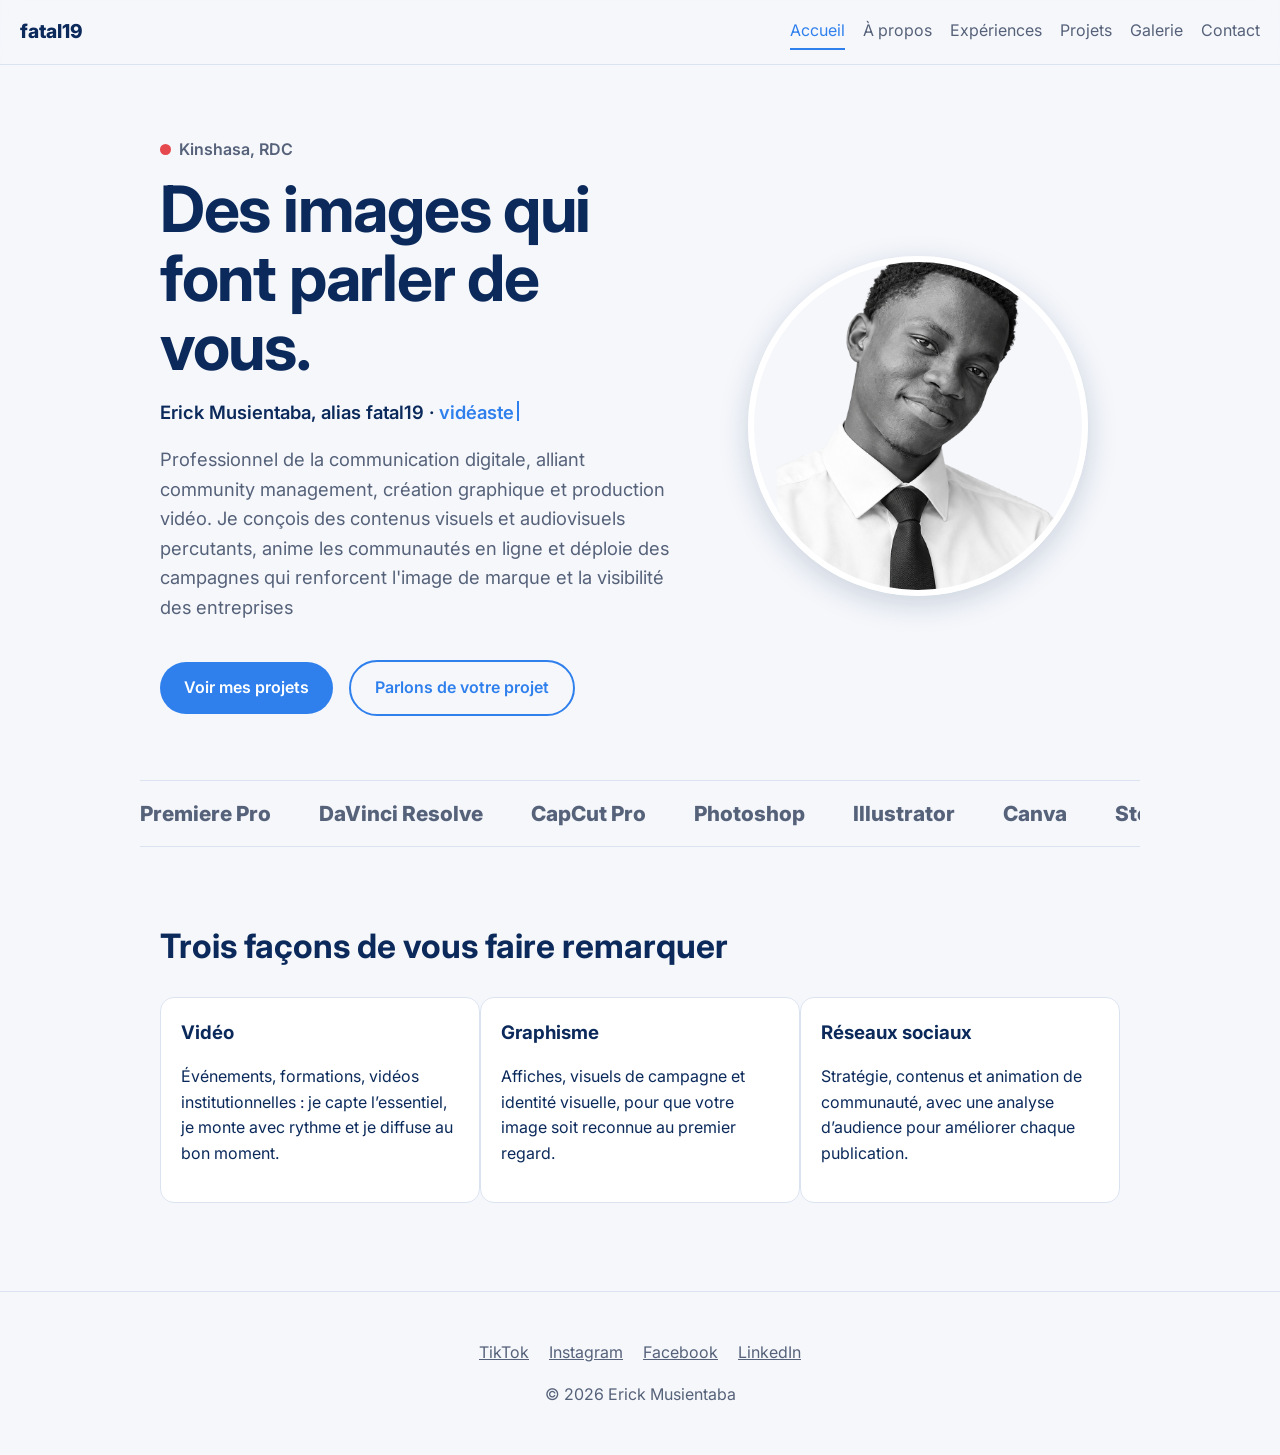
<file: portfolio-fatal/portfolio/index.html>
<!DOCTYPE html>
<html lang="fr">
<head>
<meta charset="utf-8">
<meta name="viewport" content="width=device-width, initial-scale=1">
<title>Accueil | Erick Musientaba (fatal19)</title>
<meta name="description" content="Erick Musientaba, chargé de communication digitale à Kinshasa : community management, graphisme et production vidéo.">
<link rel="preconnect" href="https://fonts.googleapis.com">
<link rel="stylesheet" href="https://fonts.googleapis.com/css2?family=Inter:wght@400;600;800&display=swap">
<link rel="stylesheet" href="css/style.css">
<script>document.documentElement.className+=" js"</script>
</head>
<body>
<div class="progress" aria-hidden="true"></div>
<header class="site-header">
<a href="index.html" class="logo">fatal19</a>
<nav>
<a href="index.html" aria-current="page">Accueil</a>
<a href="a-propos.html">À propos</a>
<a href="experiences.html">Expériences</a>
<a href="projets.html">Projets</a>
<a href="galerie.html">Galerie</a>
<a href="contact.html">Contact</a>
</nav></header><main>
<section class="hero">
<div>
<p class="rec"><span></span>Kinshasa, RDC</p>
<h1><span style="--i:0">Des</span> <span style="--i:1">images</span> <span style="--i:2">qui</span> <span style="--i:3">font</span> <span style="--i:4">parler</span> <span style="--i:5">de</span> <span style="--i:6">vous.</span></h1>
<p class="role">Erick Musientaba, alias fatal19 · <span class="typed" data-words="vidéaste|graphiste|community manager|chargé de communication digitale">vidéaste</span></p>
<p class="lead">
    Professionnel de la communication digitale, alliant community
management, création graphique et production vidéo. Je conçois des
contenus visuels et audiovisuels percutants, anime les communautés en
ligne et déploie des campagnes qui renforcent l'image de marque et la
visibilité des entreprises
</p>
<a class="btn" href="projets.html">Voir mes projets</a>
<a class="btn alt" href="contact.html">Parlons de votre projet</a>
</div>
<div class="photo-wrap"><img src="media/galerie/vv.png" alt="Portrait d’Erick Musientaba"></div>
</section>
<div class="marquee" aria-hidden="true"><div>
<span>Premiere Pro</span><span>DaVinci Resolve</span><span>CapCut Pro</span><span>Photoshop</span><span>Illustrator</span><span>Canva</span><span>Storytelling</span><span>Community management</span>
<span>Premiere Pro</span><span>DaVinci Resolve</span><span>CapCut Pro</span><span>Photoshop</span><span>Illustrator</span><span>Canva</span><span>Storytelling</span><span>Community management</span>
</div></div>
<section class="reveal">
<h2>Trois façons de vous faire remarquer</h2>
<div class="grid">
<article class="card reveal"><h3>Vidéo</h3><p>Événements, formations, vidéos institutionnelles : je capte l’essentiel, je monte avec rythme et je diffuse au bon moment.</p></article>
<article class="card reveal"><h3>Graphisme</h3><p>Affiches, visuels de campagne et identité visuelle, pour que votre image soit reconnue au premier regard.</p></article>
<article class="card reveal"><h3>Réseaux sociaux</h3><p>Stratégie, contenus et animation de communauté, avec une analyse d’audience pour améliorer chaque publication.</p></article>
</div>
</section>
</main>
<footer>
<p>
<a href="https://www.tiktok.com/@erickfatal19">TikTok</a>
<a href="https://www.instagram.com/fatalruiz">Instagram</a>
<a href="https://www.facebook.com/share/1CN1Xw9NRQ/">Facebook</a>
<a href="https://www.linkedin.com/in/erick-musientaba-1776952b1">LinkedIn</a>
</p>
<p>© <span class="year">2026</span> Erick Musientaba</p>
</footer>
<script src="js/main.js"></script>
</body>
</html>
</file>
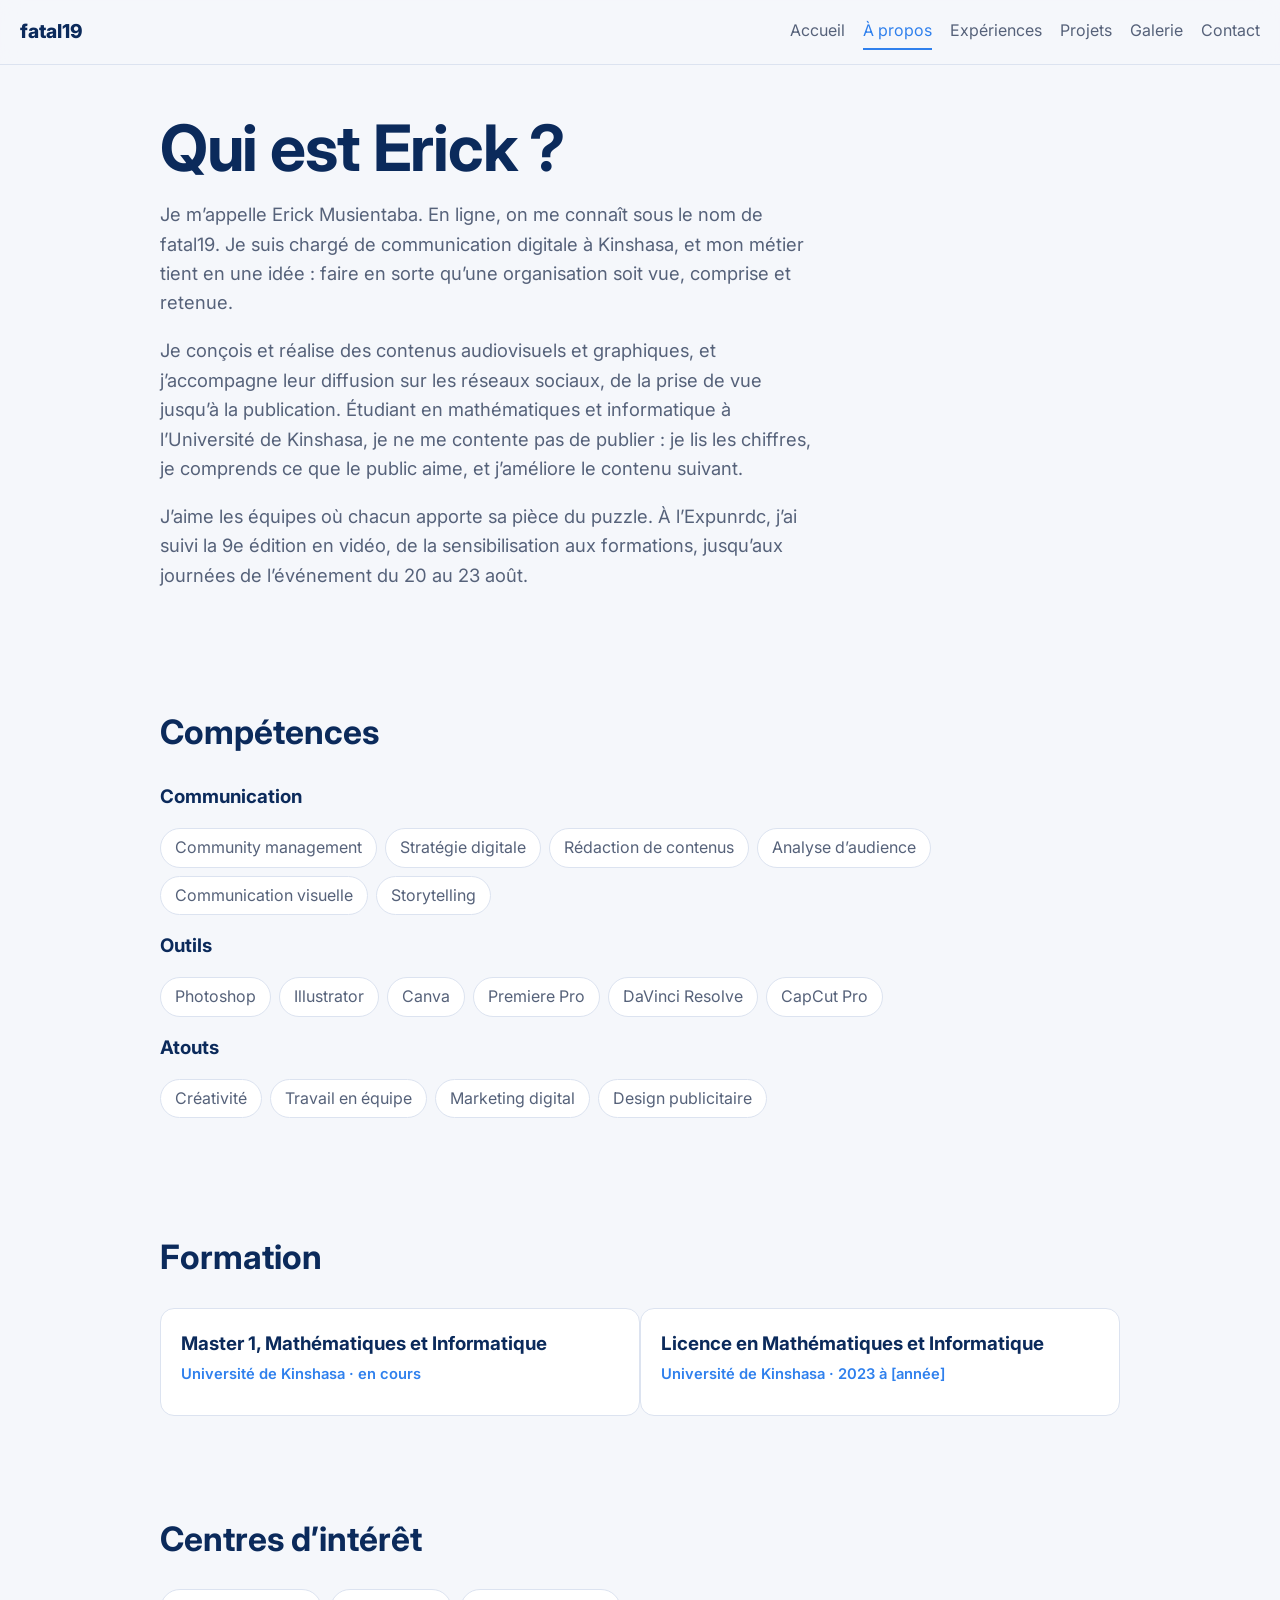
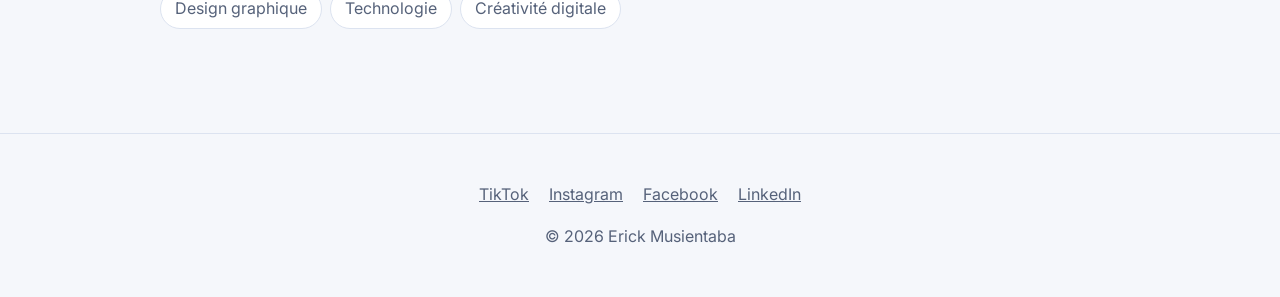
<file: portfolio-fatal/portfolio/a-propos.html>
<!DOCTYPE html>
<html lang="fr">
<head>
<meta charset="utf-8">
<meta name="viewport" content="width=device-width, initial-scale=1">
<title>À propos | Erick Musientaba (fatal19)</title>
<meta name="description" content="Erick Musientaba, chargé de communication digitale à Kinshasa : community management, graphisme et production vidéo.">
<link rel="preconnect" href="https://fonts.googleapis.com">
<link rel="stylesheet" href="https://fonts.googleapis.com/css2?family=Inter:wght@400;600;800&display=swap">
<link rel="stylesheet" href="css/style.css">
<script>document.documentElement.className+=" js"</script>
</head>
<body>
<div class="progress" aria-hidden="true"></div>
<header class="site-header">
<a href="index.html" class="logo">fatal19</a>
<nav>
<a href="index.html">Accueil</a>
<a href="a-propos.html" aria-current="page">À propos</a>
<a href="experiences.html">Expériences</a>
<a href="projets.html">Projets</a>
<a href="galerie.html">Galerie</a>
<a href="contact.html">Contact</a>
</nav></header><main>
<section class="reveal">
<h1>Qui est Erick ?</h1>
<p class="lead">Je m’appelle Erick Musientaba. En ligne, on me connaît sous le nom de fatal19. Je suis chargé de communication digitale à Kinshasa, et mon métier tient en une idée : faire en sorte qu’une organisation soit vue, comprise et retenue.</p>
<p class="lead">Je conçois et réalise des contenus audiovisuels et graphiques, et j’accompagne leur diffusion sur les réseaux sociaux, de la prise de vue jusqu’à la publication. Étudiant en mathématiques et informatique à l’Université de Kinshasa, je ne me contente pas de publier : je lis les chiffres, je comprends ce que le public aime, et j’améliore le contenu suivant.</p>
<p class="lead">J’aime les équipes où chacun apporte sa pièce du puzzle. À l’Expunrdc, j’ai suivi la 9e édition en vidéo, de la sensibilisation aux formations, jusqu’aux journées de l’événement du 20 au 23 août.</p>
</section>
<section class="reveal">
<h2>Compétences</h2>
<h3>Communication</h3>
<ul class="tags"><li>Community management</li><li>Stratégie digitale</li><li>Rédaction de contenus</li><li>Analyse d’audience</li><li>Communication visuelle</li><li>Storytelling</li></ul>
<h3>Outils</h3>
<ul class="tags"><li>Photoshop</li><li>Illustrator</li><li>Canva</li><li>Premiere Pro</li><li>DaVinci Resolve</li><li>CapCut Pro</li></ul>
<h3>Atouts</h3>
<ul class="tags"><li>Créativité</li><li>Travail en équipe</li><li>Marketing digital</li><li>Design publicitaire</li></ul>
</section>
<section class="reveal">
<h2>Formation</h2>
<div class="grid">
<article class="card reveal"><h3>Master 1, Mathématiques et Informatique</h3><p class="meta">Université de Kinshasa · en cours</p></article>
<article class="card reveal"><h3>Licence en Mathématiques et Informatique</h3><p class="meta">Université de Kinshasa · 2023 à [année]</p></article>
</div>
</section>
<section class="reveal">
<h2>Centres d’intérêt</h2>
<ul class="tags"><li>Design graphique</li><li>Technologie</li><li>Créativité digitale</li></ul>
</section>
</main>
<footer>
<p>
<a href="https://www.tiktok.com/@erickfatal19">TikTok</a>
<a href="https://www.instagram.com/fatalruiz">Instagram</a>
<a href="https://www.facebook.com/share/1CN1Xw9NRQ/">Facebook</a>
<a href="https://www.linkedin.com/in/erick-musientaba-1776952b1">LinkedIn</a>
</p>
<p>© <span class="year">2026</span> Erick Musientaba</p>
</footer>
<script src="js/main.js"></script>
</body>
</html>
</file>
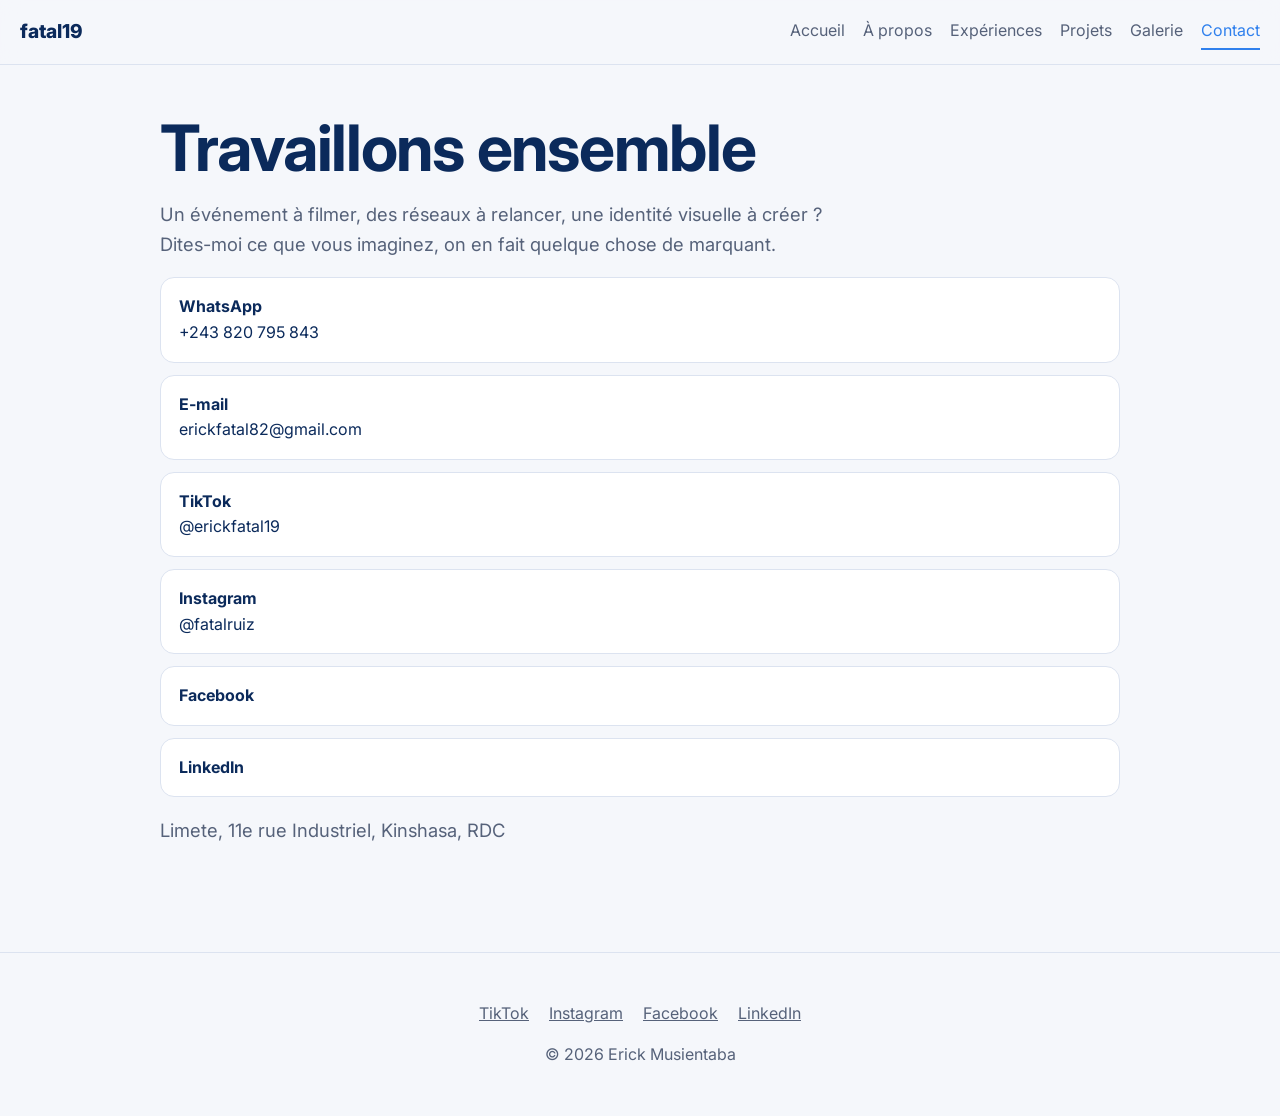
<file: portfolio-fatal/portfolio/contact.html>
<!DOCTYPE html>
<html lang="fr">
<head>
<meta charset="utf-8">
<meta name="viewport" content="width=device-width, initial-scale=1">
<title>Contact | Erick Musientaba (fatal19)</title>
<meta name="description" content="Erick Musientaba, chargé de communication digitale à Kinshasa : community management, graphisme et production vidéo.">
<link rel="preconnect" href="https://fonts.googleapis.com">
<link rel="stylesheet" href="https://fonts.googleapis.com/css2?family=Inter:wght@400;600;800&display=swap">
<link rel="stylesheet" href="css/style.css">
<script>document.documentElement.className+=" js"</script>
</head>
<body>
<div class="progress" aria-hidden="true"></div>
<header class="site-header">
<a href="index.html" class="logo">fatal19</a>
<nav>
<a href="index.html">Accueil</a>
<a href="a-propos.html">À propos</a>
<a href="experiences.html">Expériences</a>
<a href="projets.html">Projets</a>
<a href="galerie.html">Galerie</a>
<a href="contact.html" aria-current="page">Contact</a>
</nav></header><main>
<section class="reveal">
<h1>Travaillons ensemble</h1>
<p class="lead">Un événement à filmer, des réseaux à relancer, une identité visuelle à créer ? Dites-moi ce que vous imaginez, on en fait quelque chose de marquant.</p>
<ul class="contact-list">
<li><a href="https://wa.me/243820795843"><strong>WhatsApp</strong><br>+243 820 795 843</a></li>
<li><a href="mailto:erickfatal82@gmail.com"><strong>E-mail</strong><br>erickfatal82@gmail.com</a></li>
<li><a href="https://www.tiktok.com/@erickfatal19"><strong>TikTok</strong><br>@erickfatal19</a></li>
<li><a href="https://www.instagram.com/fatalruiz"><strong>Instagram</strong><br>@fatalruiz</a></li>
<li><a href="https://www.facebook.com/share/1CN1Xw9NRQ/"><strong>Facebook</strong></a></li>
<li><a href="https://www.linkedin.com/in/erick-musientaba-1776952b1"><strong>LinkedIn</strong></a></li>
</ul>
<p class="lead">Limete, 11e rue Industriel, Kinshasa, RDC</p>
</section>
</main>
<footer>
<p>
<a href="https://www.tiktok.com/@erickfatal19">TikTok</a>
<a href="https://www.instagram.com/fatalruiz">Instagram</a>
<a href="https://www.facebook.com/share/1CN1Xw9NRQ/">Facebook</a>
<a href="https://www.linkedin.com/in/erick-musientaba-1776952b1">LinkedIn</a>
</p>
<p>© <span class="year">2026</span> Erick Musientaba</p>
</footer>
<script src="js/main.js"></script>
</body>
</html>
</file>
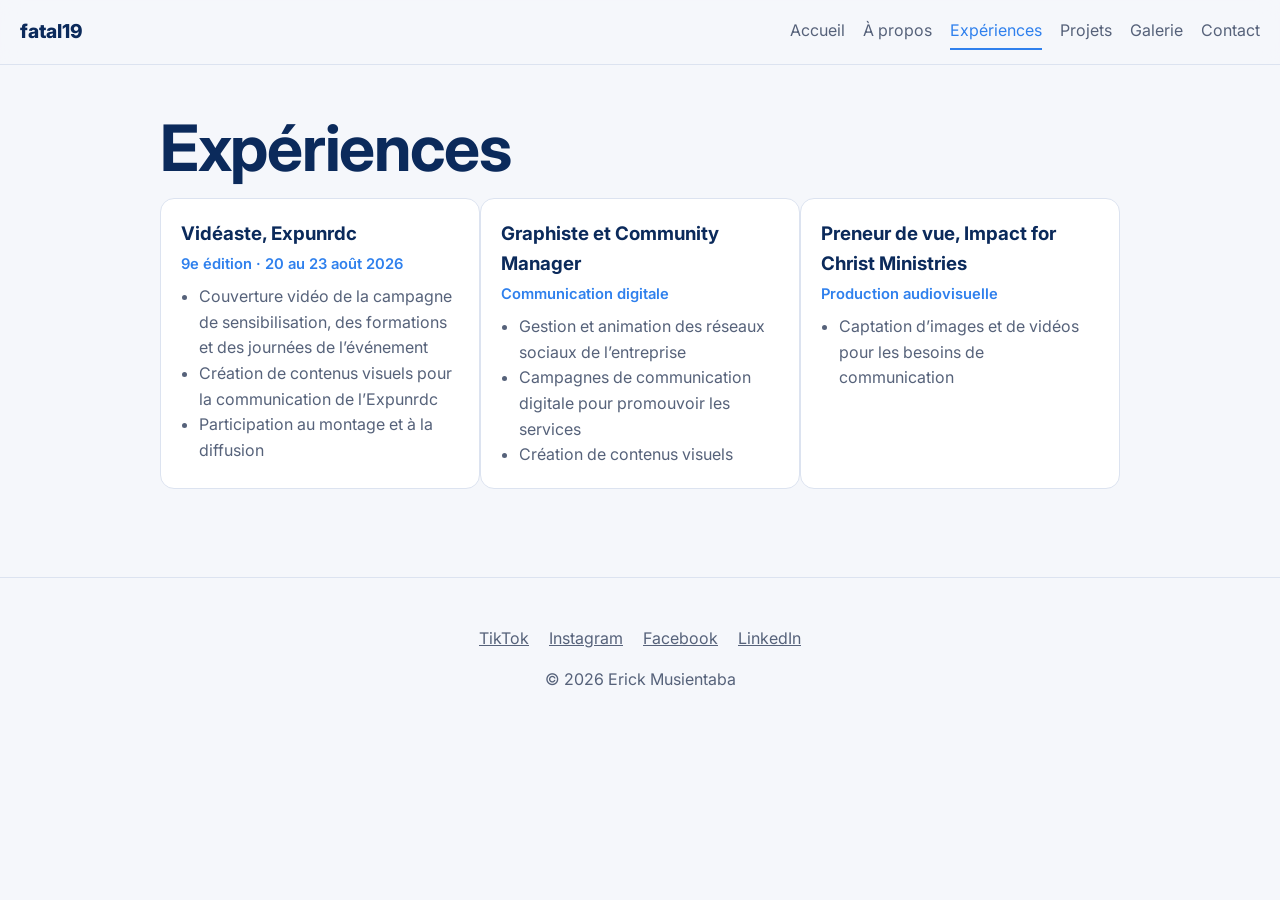
<file: portfolio-fatal/portfolio/experiences.html>
<!DOCTYPE html>
<html lang="fr">
<head>
<meta charset="utf-8">
<meta name="viewport" content="width=device-width, initial-scale=1">
<title>Expériences | Erick Musientaba (fatal19)</title>
<meta name="description" content="Erick Musientaba, chargé de communication digitale à Kinshasa : community management, graphisme et production vidéo.">
<link rel="preconnect" href="https://fonts.googleapis.com">
<link rel="stylesheet" href="https://fonts.googleapis.com/css2?family=Inter:wght@400;600;800&display=swap">
<link rel="stylesheet" href="css/style.css">
<script>document.documentElement.className+=" js"</script>
</head>
<body>
<div class="progress" aria-hidden="true"></div>
<header class="site-header">
<a href="index.html" class="logo">fatal19</a>
<nav>
<a href="index.html">Accueil</a>
<a href="a-propos.html">À propos</a>
<a href="experiences.html" aria-current="page">Expériences</a>
<a href="projets.html">Projets</a>
<a href="galerie.html">Galerie</a>
<a href="contact.html">Contact</a>
</nav></header><main>
<section class="reveal">
<h1>Expériences</h1>
<div class="grid">
<article class="card reveal"><h3>Vidéaste, Expunrdc</h3><p class="meta">9e édition · 20 au 23 août 2026</p>
<ul><li>Couverture vidéo de la campagne de sensibilisation, des formations et des journées de l’événement</li><li>Création de contenus visuels pour la communication de l’Expunrdc</li><li>Participation au montage et à la diffusion</li></ul></article>
<article class="card reveal"><h3>Graphiste et Community Manager</h3><p class="meta">Communication digitale</p>
<ul><li>Gestion et animation des réseaux sociaux de l’entreprise</li><li>Campagnes de communication digitale pour promouvoir les services</li><li>Création de contenus visuels</li></ul></article>
<article class="card reveal"><h3>Preneur de vue, Impact for Christ Ministries</h3><p class="meta">Production audiovisuelle</p>
<ul><li>Captation d’images et de vidéos pour les besoins de communication</li></ul></article>
</div>
</section>
</main>
<footer>
<p>
<a href="https://www.tiktok.com/@erickfatal19">TikTok</a>
<a href="https://www.instagram.com/fatalruiz">Instagram</a>
<a href="https://www.facebook.com/share/1CN1Xw9NRQ/">Facebook</a>
<a href="https://www.linkedin.com/in/erick-musientaba-1776952b1">LinkedIn</a>
</p>
<p>© <span class="year">2026</span> Erick Musientaba</p>
</footer>
<script src="js/main.js"></script>
</body>
</html>
</file>
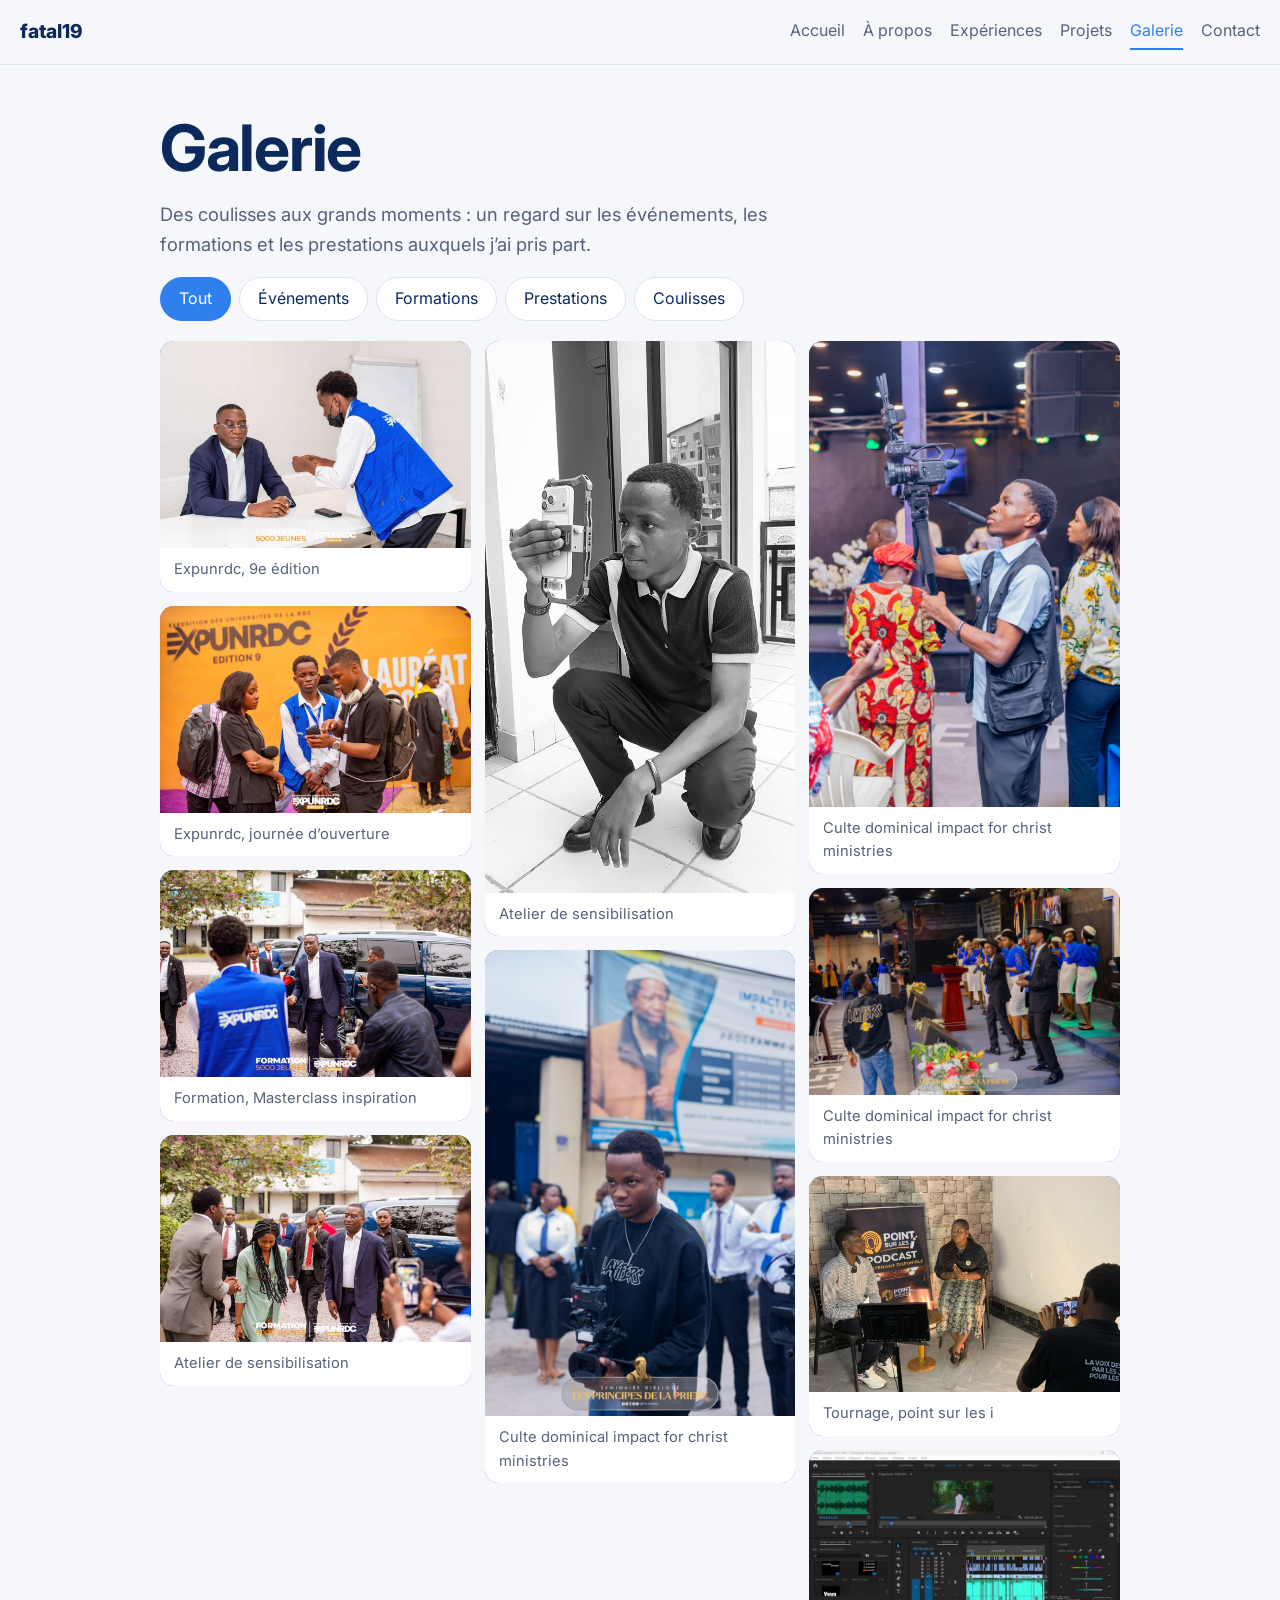
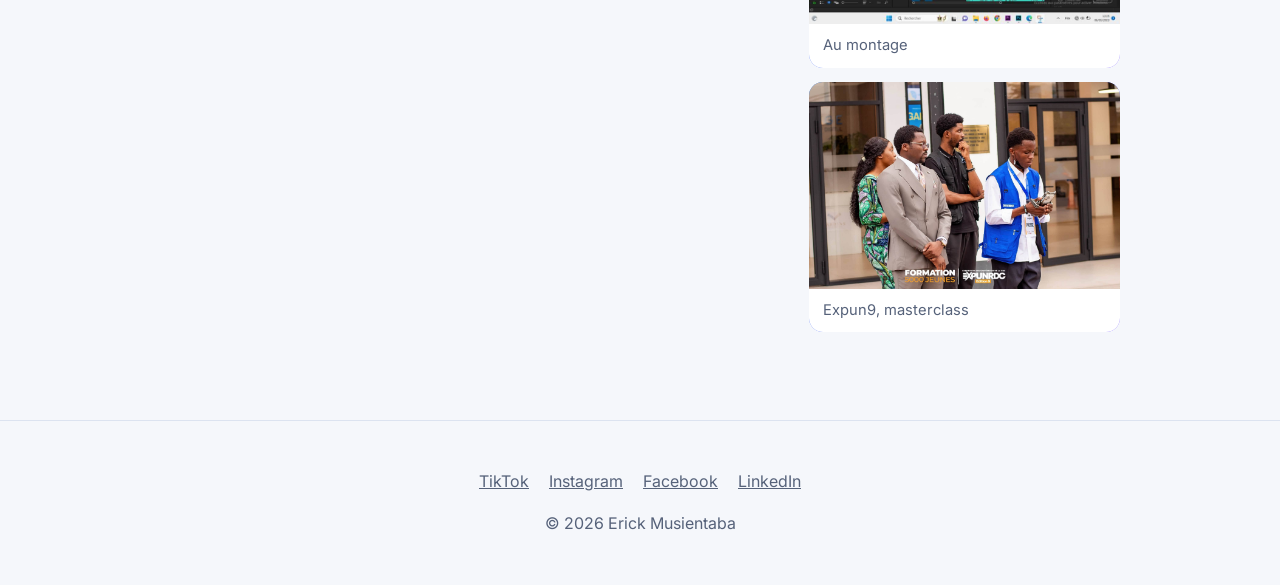
<file: portfolio-fatal/portfolio/galerie.html>
<!DOCTYPE html>
<html lang="fr">
<head>
<meta charset="utf-8">
<meta name="viewport" content="width=device-width, initial-scale=1">
<title>Galerie | Erick Musientaba (fatal19)</title>
<meta name="description" content="Erick Musientaba, chargé de communication digitale à Kinshasa : community management, graphisme et production vidéo.">
<link rel="preconnect" href="https://fonts.googleapis.com">
<link rel="stylesheet" href="https://fonts.googleapis.com/css2?family=Inter:wght@400;600;800&display=swap">
<link rel="stylesheet" href="css/style.css">
<script>document.documentElement.className+=" js"</script>
</head>
<body>
<div class="progress" aria-hidden="true"></div>
<header class="site-header">
<a href="index.html" class="logo">fatal19</a>
<nav>
<a href="index.html">Accueil</a>
<a href="a-propos.html">À propos</a>
<a href="experiences.html">Expériences</a>
<a href="projets.html">Projets</a>
<a href="galerie.html" aria-current="page">Galerie</a>
<a href="contact.html">Contact</a>
</nav></header><main>
<section class="reveal">
<h1>Galerie</h1>
<p class="lead">Des coulisses aux grands moments : un regard sur les événements, les formations et les prestations auxquels j’ai pris part.</p>
<div class="filters" role="group" aria-label="Filtrer les photos">
<button data-filter="tous" aria-pressed="true">Tout</button>
<button data-filter="evenements" aria-pressed="false">Événements</button>
<button data-filter="formations" aria-pressed="false">Formations</button>
<button data-filter="prestations" aria-pressed="false">Prestations</button>
<button data-filter="coulisses" aria-pressed="false">Coulisses</button>
</div>
<div class="gallery">
<figure class="shot reveal" data-type="evenements"><button type="button"><img src="media/galerie/EXPUN1.jpeg" alt="Prise de vue pendant l’Expunrdc" loading="lazy" onerror="this.style.display='none'"></button><figcaption>Expunrdc, 9e édition</figcaption></figure>
<figure class="shot reveal" data-type="evenements"><button type="button"><img src="media/galerie/exp.jpg" alt="Moment de l’événement Expunrdc" loading="lazy" onerror="this.style.display='none'"></button><figcaption>Expunrdc, journée d’ouverture</figcaption></figure>
<figure class="shot reveal" data-type="formations"><button type="button"><img src="media/galerie/EXPUN3.jpeg" alt="Séance de formation" loading="lazy" onerror="this.style.display='none'"></button><figcaption>Formation, Masterclass inspiration</figcaption></figure>
<figure class="shot reveal" data-type="formations"><button type="button"><img src="media/galerie/EXPUN4.jpeg" alt="Atelier de sensibilisation" loading="lazy" onerror="this.style.display='none'"></button><figcaption>Atelier de sensibilisation</figcaption></figure>
<figure class="shot reveal" data-type="formations"><button type="button"><img src="media/galerie/COULISSES.jpeg" alt="Atelier de sensibilisation" loading="lazy" onerror="this.style.display='none'"></button><figcaption>Atelier de sensibilisation</figcaption></figure>
<figure class="shot reveal" data-type="formations"><button type="button"><img src="media/galerie/ifcm1.jpeg" alt="Atelier de sensibilisation" loading="lazy" onerror="this.style.display='none'"></button><figcaption>Culte dominical impact for christ ministries</figcaption></figure>
<figure class="shot reveal" data-type="formations"><button type="button"><img src="media/galerie/ifcm2.jpeg" alt="Atelier de sensibilisation" loading="lazy" onerror="this.style.display='none'"></button><figcaption>Culte dominical impact for christ ministries</figcaption></figure>
<figure class="shot reveal" data-type="prestations"><button type="button"><img src="media/galerie/Prestation.jpeg" alt="Prestation de captation" loading="lazy" onerror="this.style.display='none'"></button><figcaption>Culte dominical impact for christ ministries</figcaption></figure>
<figure class="shot reveal" data-type="prestations"><button type="button"><img src="media/galerie/Pointsurlesi1.jpeg" alt="Tournage en cours" loading="lazy" onerror="this.style.display='none'"></button><figcaption>Tournage, point sur les i</figcaption></figure>
<figure class="shot reveal" data-type="coulisses"><button type="button"><img src="media/galerie/Montage vidéo 🎬.jfif" alt="Coulisses d’un tournage" loading="lazy" onerror="this.style.display='none'"></button><figcaption>Au montage</figcaption></figure>
<figure class="shot reveal" data-type="coulisses"><button type="button"><img src="media/galerie/MASTERC.jpg" alt="Poste de montage" loading="lazy" onerror="this.style.display='none'"></button><figcaption>Expun9, masterclass</figcaption></figure>
</div>
</section>
<dialog class="lightbox" aria-label="Photo agrandie">
<button class="close" type="button" aria-label="Fermer">✕</button>
<img alt=""><p></p>
</dialog>
</main>
<footer>
<p>
<a href="https://www.tiktok.com/@erickfatal19">TikTok</a>
<a href="https://www.instagram.com/fatalruiz">Instagram</a>
<a href="https://www.facebook.com/share/1CN1Xw9NRQ/">Facebook</a>
<a href="https://www.linkedin.com/in/erick-musientaba-1776952b1">LinkedIn</a>
</p>
<p>© <span class="year">2026</span> Erick Musientaba</p>
</footer>
<script src="js/main.js"></script>
</body>
</html>
</file>
<file: portfolio-fatal/portfolio/css/style.css>
:root{
    --bg:#F5F7FB;
    --surface:#fff;
    --text:#0B2A5B;
    --muted:#56627A;
    --accent:#2F80ED;
    --line:#DCE3F0;
    --radius:14px;
    --font:"Inter",system-ui,-apple-system,"Segoe UI",sans-serif
}
@media (prefers-color-scheme:dark){
    :root{
        --bg:#0A1426;
        --surface:#12203A;
        --text:#EAF0FB;
        --muted:#9FB0CE;
        --line:#233250;
        --accent:#5B9BFF}
    }
*,*::before,*::after{
    box-sizing:border-box
}
html{
    scroll-behavior:smooth
}
body{
    margin:0;
    background:var(--bg);
    color:var(--text);
    font-family:var(--font);
    line-height:1.6
}
a{
    color:inherit
}
a:focus-visible,button:focus-visible{
    outline:3px solid var(--accent);
    outline-offset:3px
}
.site-header{
    position:sticky;
    top:0;
    z-index:10;
    display:flex;
    justify-content:space-between;
    align-items:center;
    gap:16px;
    padding:14px 20px;
    background:color-mix(in srgb,var(--bg) 90%,transparent);
    backdrop-filter:blur(10px);
    border-bottom:1px solid var(--line)
}
.logo{
    font-weight:800;
    font-size:1.2rem;
    text-decoration:none
}
.site-header nav{
    display:flex;
    gap:18px;
    overflow-x:auto
}
.site-header nav a{
    text-decoration:none;
    color:var(--muted);
    white-space:nowrap;
    padding:4px 0
}
.site-header nav a:hover,.site-header nav a[aria-current]{
    color:var(--accent);
    border-bottom:2px solid var(--accent)
}
main{
    max-width:1000px;
    margin:0 auto;
    padding:0 20px 40px
}
section{
    padding:48px 0
}
h1{
    font-size:clamp(2.2rem,7vw,4rem);
    line-height:1.08;
    margin:0 0 16px;
    letter-spacing:-.02em
}
h2{
    font-size:clamp(1.5rem,4vw,2.1rem);
    margin:0 0 24px
}
h3{
    margin:0 0 4px
}
.lead{
    color:var(--muted);
    font-size:1.15rem;
    max-width:36em
}
.hero{
    display:grid;
    gap:32px;
    align-items:center;
    padding:72px 0 40px
}
@media(
    min-width:760px){.hero{grid-template-columns:1.3fr 1fr}
}
.hero img{
    width:100%;
    max-width:340px;
    aspect-ratio:1;
    object-fit:cover;
    border-radius:50%;
    border:6px solid var(--surface);
    box-shadow:0 8px 30px rgba(11,42,91,.18)
}
.btn{
    display:inline-block;
    margin:20px 12px 0 0;
    padding:13px 24px;
    border-radius:999px;
    background:var(--accent);
    color:#fff;font-weight:600;
    text-decoration:none;
    transition:transform .2s
}
.btn.alt{
    background:transparent;
    color:var(--accent);
    border:2px solid var(--accent)
}
.btn:hover{
    transform:translateY(-2px)
}
.grid{
    display:grid;
    grid-template-columns:repeat(auto-fit,minmax(250px,1fr));
    gap:26p;
    position: relative;
}
.card{
    background:var(--surface);
    border:1px solid var(--line);
    border-radius:var(--radius);
    padding:20px
}
.card .meta{
    color:var(--accent);
    font-weight:600;
    font-size:.92rem;margin:0 0 8px
}
.card ul{
    margin:8px 0 0;
    padding-left:18px;
    color:var(--muted)
}
.tags{
    display:flex;
    flex-wrap:wrap;
    gap:8px;
    padding:0;
    list-style:none
}
.tags li{
    background:var(--surface);
    border:1px solid var(--line);
    padding:6px 14px;
    border-radius:999px;
    color:var(--muted)
}
.filters{
    display:flex;
    gap:8px;
    margin-bottom:20px;
    flex-wrap:wrap
}
.filters button{
    font:inherit;
    cursor:pointer;
    padding:8px 18px;
    border-radius:999px;
    border:1px solid var(--line);
    background:var(--surface);
    color:var(--text)
}
.filters button[aria-pressed="true"]{
    background:var(--accent);
    color:#fff;
    border-color:var(--accent)
}
.project video,.project img{
    width:100%;aspect-ratio:16/9;
    object-fit:cover;
    border-radius:10px;
    margin-bottom:12px;
    background:#000
}
.project[hidden]{
    display:none
}
.contact-list{
    list-style:none;
    padding:0;
    display:grid;
    gap:12px
}
.contact-list a{
    display:block;
    padding:16px 18px;
    background:var(--surface);
    border:1px solid var(--line);
    border-radius:var(--radius);
    text-decoration:none
}
.contact-list a:hover{
    border-color:var(--accent)
}

footer{
    text-align:center;
    padding:32px 20px;
    color:var(--muted);
    border-top:1px solid var(--line)
}
footer a{
    margin:0 8px
}
@media(prefers-reduced-motion:reduce){
    *{scroll-behavior:auto!important;
        transition:none!important
    }
}

/* ===== Motion design ===== */
.progress{
    position:fixed;
    top:0;left:0;
    right:0;height:3px;
    background:var(--accent);
    transform:scaleX(var(--p,0));
    transform-origin:left;
    z-index:20
}
.js .reveal{
    opacity:0;
    transform:translateY(26px);
    transition:opacity .7s ease,transform .7s cubic-bezier(.2,.8,.2,1)
}
.js .reveal.in{
    opacity:1;
    transform:none
}
.hero h1 span{
    display:inline-block;
    opacity:0;
    transform:translateY(40px) rotate(3deg);
    animation:rise .8s cubic-bezier(.2,.8,.2,1) forwards;
    animation-delay:calc(var(--i)*.12s + .1s)
}
@keyframes rise{to{
    opacity:1;
    transform:none}
}
.rec{
    display:inline-flex;
    align-items:center;
    gap:8px;
    font-weight:600;
    color:var(--muted);
    margin:0 0 12px}
.rec span{
    width:11px;
    height:11px;
    border-radius:50%;
    background:#E5484D;
    animation:blink 1.4s steps(2,start) infinite
}
@keyframes 
blink{50%{opacity:.2}}
.role{
    font-size:1.15rem;
    font-weight:600;
    margin:0 0 12px}
.typed{
    color:var(--accent)}
.typed::after{
    content:"";
    display:inline-block;
    width:2px;height:1.1em;
    margin-left:3px;
    background:var(--accent);
    vertical-align:-.15em;
    animation:blink 1s steps(2,start) infinite
}
.photo-wrap{
    position:relative;
    display:grid;
    place-items:center}
.photo-wrap::before{
    content:"";
    position:absolute;
    width:88%;
    aspect-ratio:1;
    background:l
    inear-gradient(135deg,var(--accent),#7C5CFF);
    opacity:.35;filter:blur(8px);
    animation:morph 9s ease-in-out infinite
}
.photo-wrap img{
    position:relative;
    border-radius:50%;
    animation:float 6s ease-in-out infinite
}
@keyframes morph{0%,100%{
    border-radius:58% 42% 55% 45%/48% 56% 44% 52%;
    transform:rotate(0)}50%{border-radius:40% 60% 42% 58%/60% 42% 58% 40%;
    transform:rotate(90deg)}
}
@keyframes float{50%{
    transform:translateY(-10px)}
}
.marquee{
    overflow:hidden;
    border-block:1px solid var(--line);padding:16px 0;margin:24px -20px
}
.marquee div{
    display:flex;
    gap:48px;width:max-content;
    animation:scroll 26s linear infinite
}
.marquee:hover div{
    animation-play-state:paused
}
.marquee span{
    font-weight:800;
    font-size:1.3rem;
    white-space:nowrap;
    color:var(--muted)}
@keyframes scroll{to{
    transform:translateX(-50%)}
}
.card{
    transition:transform .3s ease,border-color .3s ease,box-shadow .3s ease
}
.card:hover{
    transform:translateY(-6px);
    border-color:var(--accent);
    box-shadow:0 14px 30px rgba(47,128,237,.18)
}
.tags li{
    transition:background .2s,color .2s,transform .2s
}
.tags li:hover{
    background:var(--accent);
    color:#fff;transform:translateY(-3px)
}
@media(prefers-reduced-motion:reduce){
 .hero h1 span{opacity:1;transform:none;animation:none}
 .js .reveal{opacity:1;transform:none}
 .photo-wrap::before,.photo-wrap img,.marquee div,.rec span,.typed::after{animation:none}
}

/* ===== Galerie ===== */
.gallery{
    columns:3 240px;
    column-gap:14px
}
.shot{
    break-inside:avoid;
    margin:0 0 14px;
    background:linear-gradient(135deg,var(--accent),#7C5CFF);
    border-radius:var(--radius);
    overflow:hidden;
    min-height:140px
}
.shot[hidden]{
    display:none
}
.shot button{
    all:unset;
    display:block;
    width:100%;
    cursor:zoom-in
}
.shot button:focus-visible{
    outline:3px solid var(--accent);
    outline-offset:-3px
}
.shot img{
    display:block;
    width:100%;
    height:auto;
    transition:transform .5s ease
}
.shot:hover img{
    transform:scale(1.05)
}
.shot figcaption{
    padding:10px 14px;
    background:var(--surface);
    font-size:.92rem;
    color:var(--muted)
}
.lightbox{
    border:0;
    padding:0;
    background:transparent;
    max-width:min(94vw,1100px);
    color:#fff
}
.lightbox::backdrop{
    background:rgba(5,10,20,.88)
}
.lightbox img{
    display:block;
    max-width:100%;
    max-height:80vh;
    margin:0 auto;
    border-radius:10px}
.lightbox p{
    text-align:center;
    margin:12px 0 0
}
.lightbox .close{
    position:absolute;
    top:8px;
    right:8px;
    width:40px;
    height:40px;
    border:0;
    border-radius:50%;
    background:rgba(0,0,0,.6);
    color:#fff;
    font-size:1.1rem;
    cursor:pointer}
</file>
